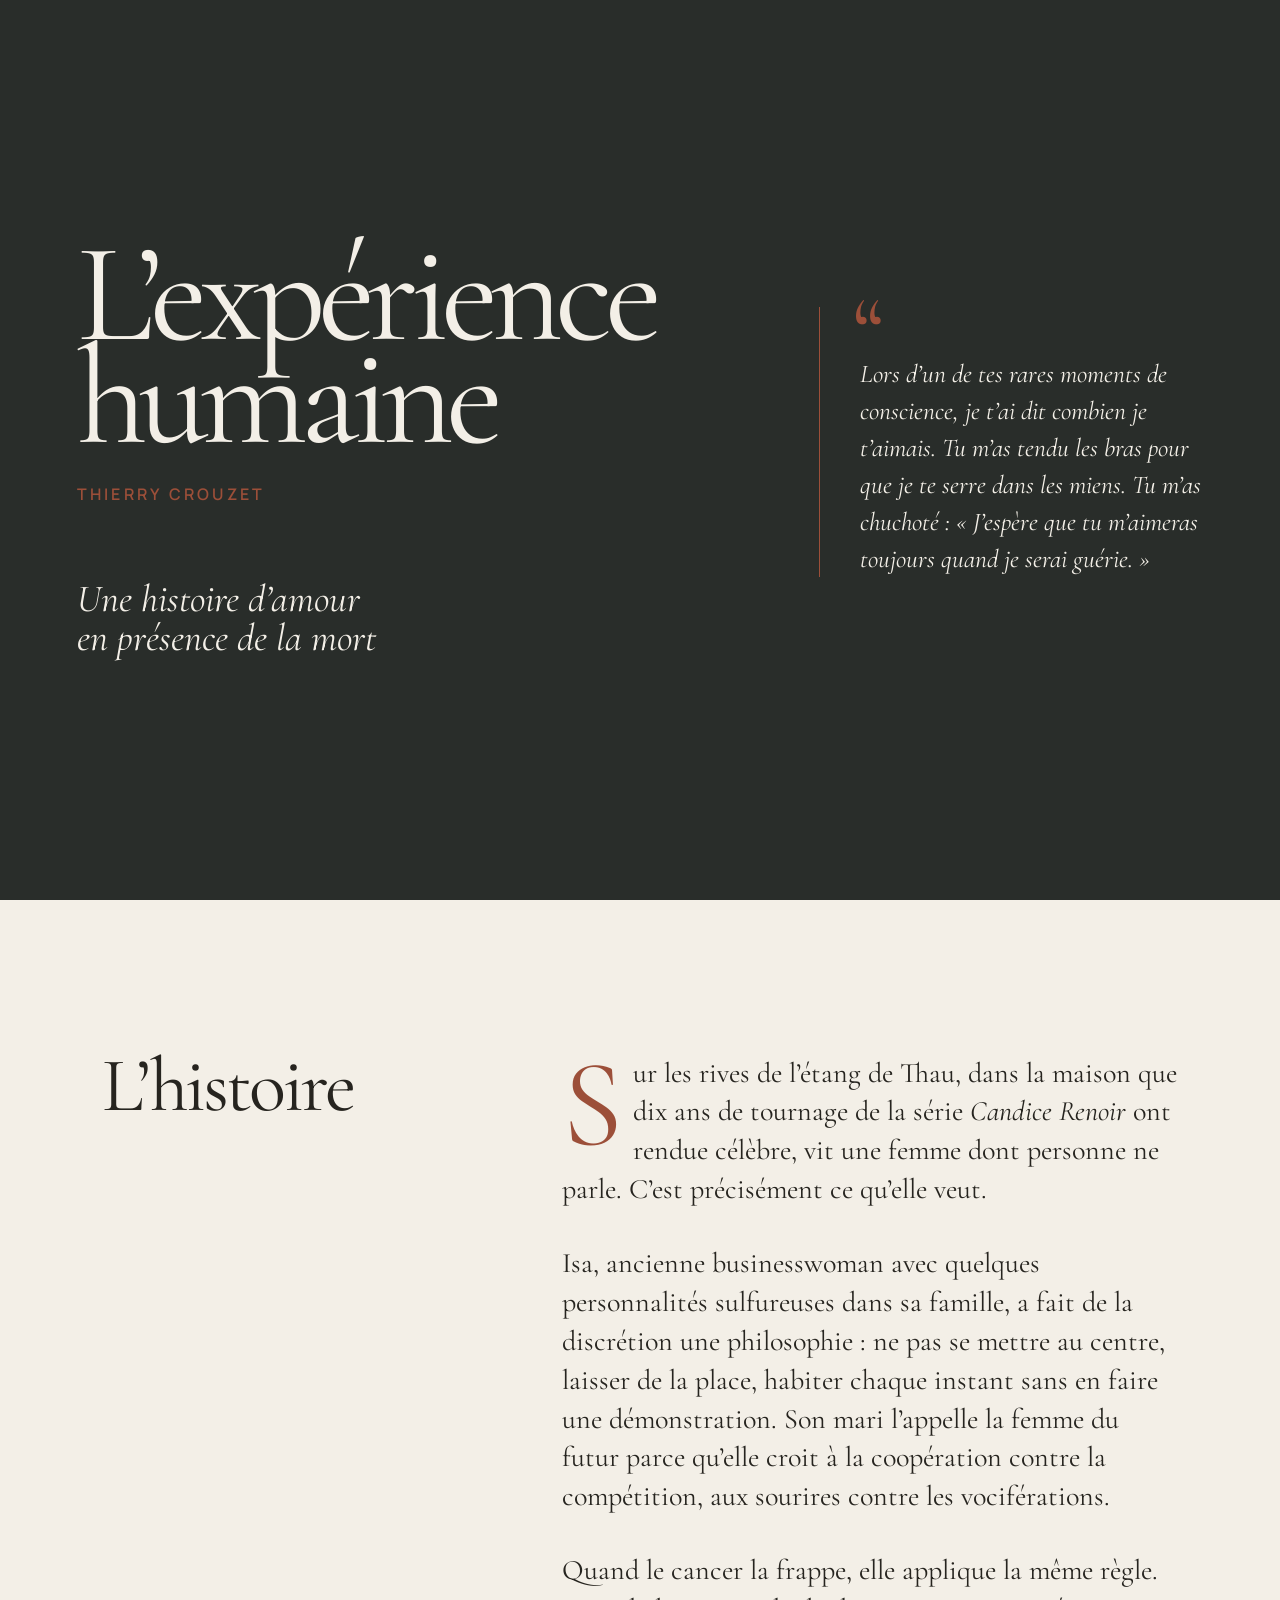
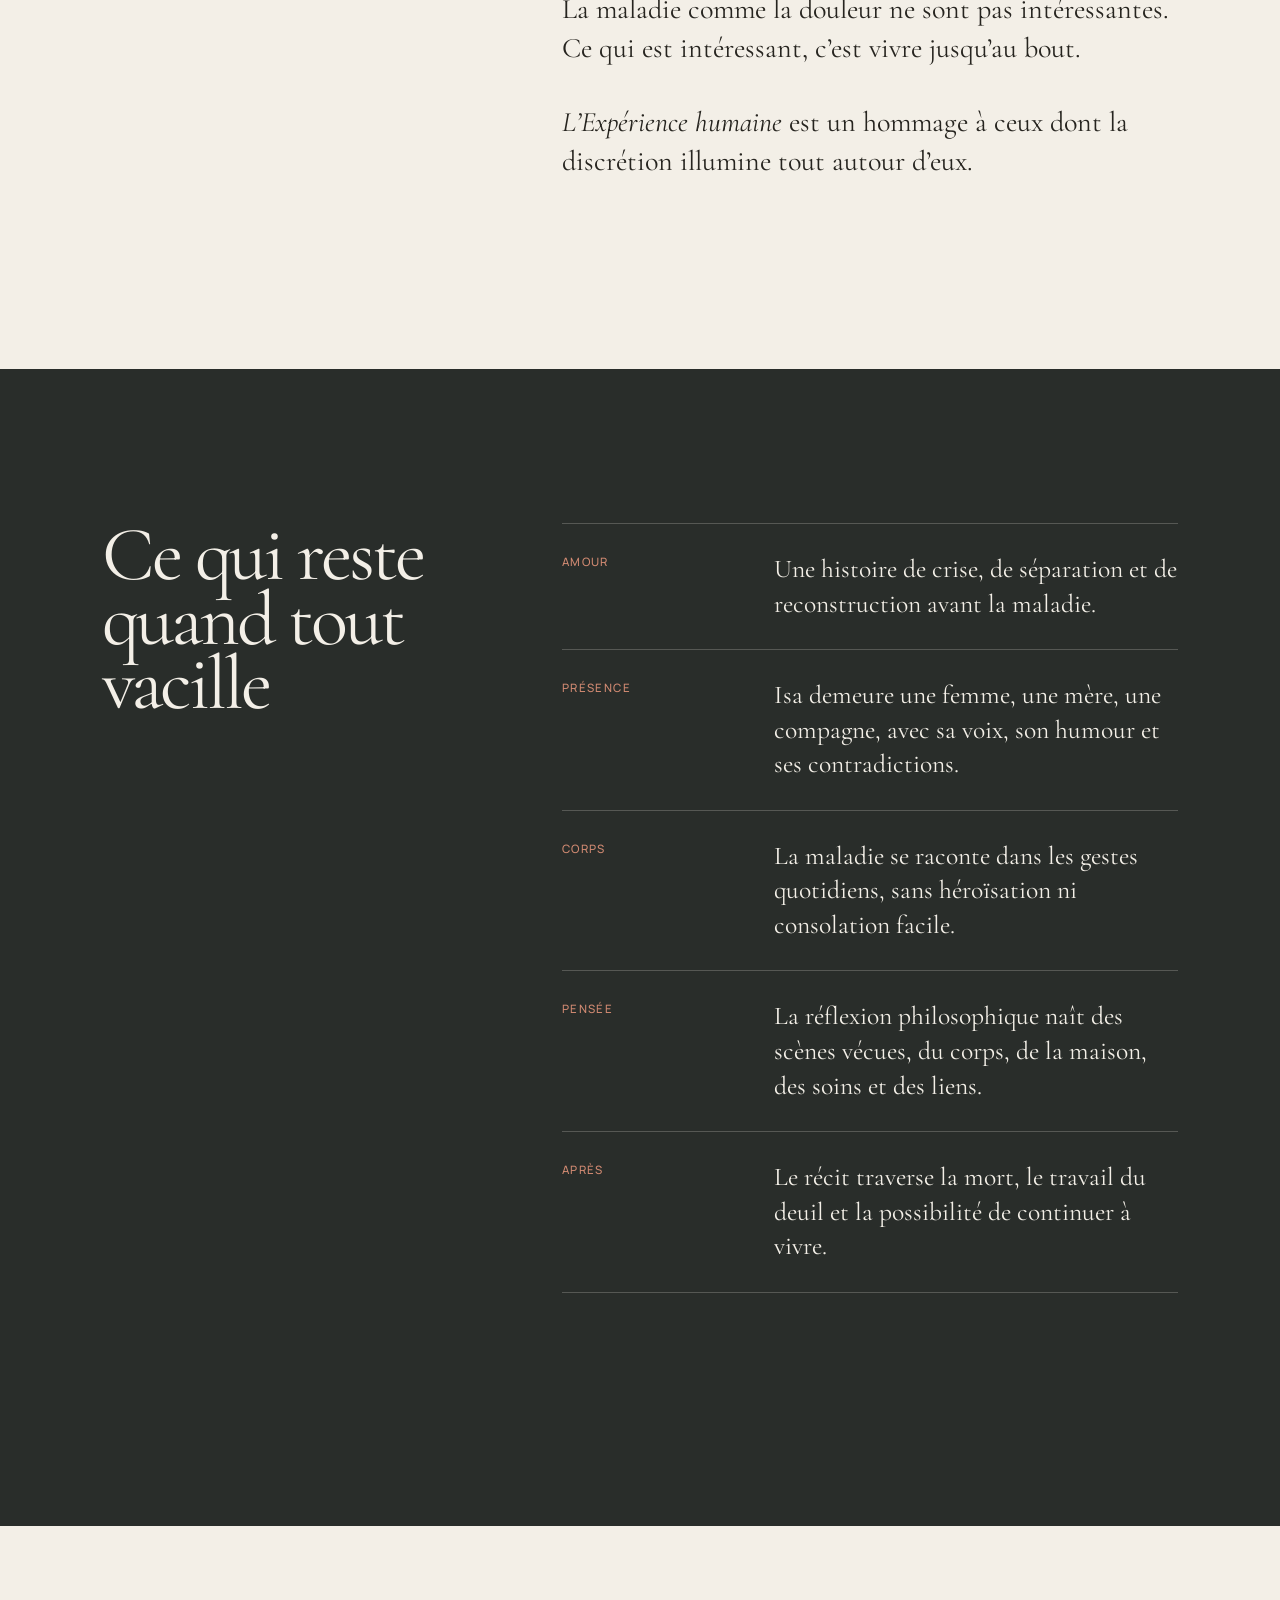
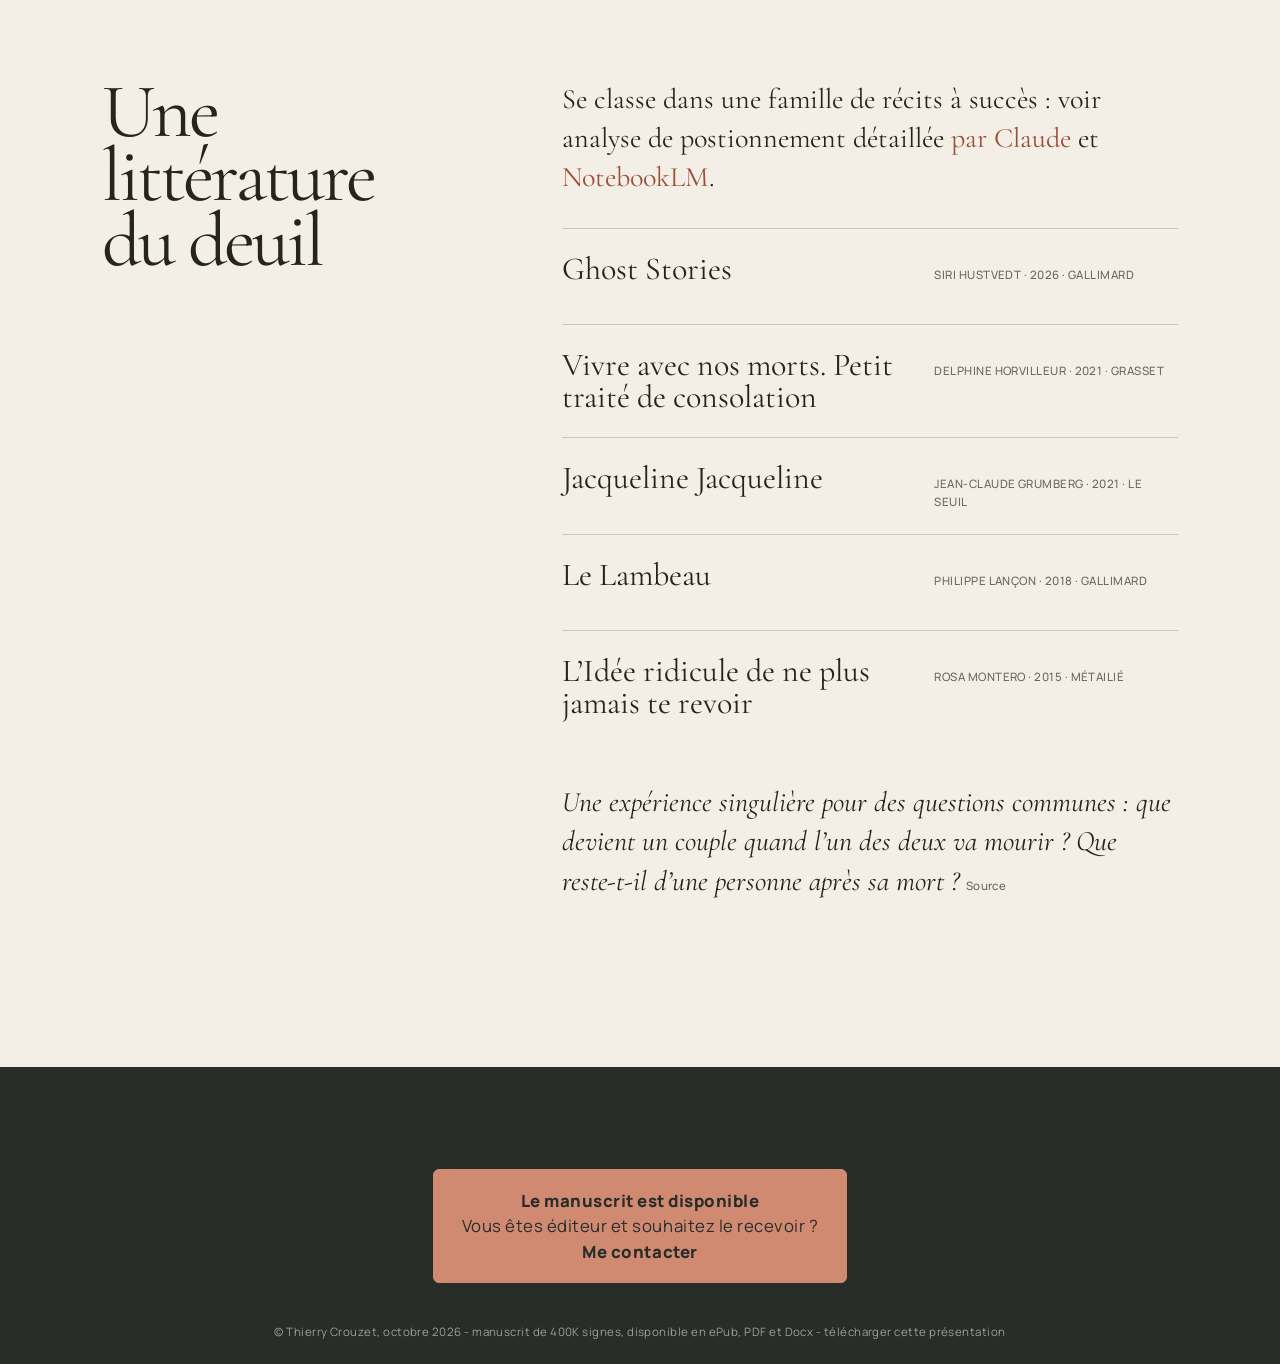
<file: web/index.html>
<!DOCTYPE html>
<html lang="fr">
<head>
  <meta charset="utf-8">
  <meta name="viewport" content="width=device-width, initial-scale=1">
  <meta name="description" content="L’expérience humaine de Thierry Crouzet — Une histoire d’amour en présence de la mort">
  <meta name="author" content="Thierry Crouzet">
  <meta name="theme-color" content="#292d2a">
  <meta property="og:title" content="L’expérience humaine — Thierry Crouzet">
  <meta property="og:description" content="Une histoire d’amour en présence de la mort">
  <meta property="og:type" content="book">
  <meta property="og:image" content="https://tcrouzet.github.io/experience-humaine/social-card.png">
  <meta property="og:image:width" content="1200">
  <meta property="og:image:height" content="630">
  <meta property="og:image:alt" content="L’expérience humaine — Une histoire d’amour en présence de la mort — Thierry Crouzet">
  <meta property="book:author" content="Thierry Crouzet">
  <meta name="twitter:card" content="summary_large_image">
  <meta name="twitter:title" content="L’expérience humaine — Thierry Crouzet">
  <meta name="twitter:description" content="Une histoire d’amour en présence de la mort">
  <meta name="twitter:image" content="https://tcrouzet.github.io/experience-humaine/social-card.png">
  <meta name="twitter:image:alt" content="L’expérience humaine — Une histoire d’amour en présence de la mort — Thierry Crouzet">
  <title>L’expérience humaine — Thierry Crouzet</title>
  <link rel="icon" href="favicon.svg" type="image/svg+xml">
  <link rel="preconnect" href="https://fonts.googleapis.com">
  <link rel="preconnect" href="https://fonts.gstatic.com" crossorigin>
  <link href="https://fonts.googleapis.com/css2?family=Cormorant+Garamond:ital,wght@0,400;0,500;0,600;1,400;1,500&amp;family=Manrope:wght@400;500;600;800&amp;display=swap" rel="stylesheet">
  <link rel="stylesheet" href="palette.css">
  <link rel="stylesheet" href="style.css">
</head>
<body>
  <header class="hero">
    <div class="hero-grid">
      <div class="hero-copy">
        <h1>L’expérience<br>humaine</h1>
        <p class="hero-author"><a href="https://tcrouzet.com/">Thierry Crouzet</a></p>
        <p class="baseline">Une histoire d’amour<br>en présence de la mort</p>
      </div>
      <div class="quote-wrap">
        <blockquote><p>Lors d’un de tes rares moments de conscience, je t’ai dit combien je t’aimais. Tu m’as tendu les bras pour que je te serre dans les miens. Tu m’as chuchoté : « J’espère que tu m’aimeras toujours quand je serai guérie. »</p></blockquote>
      </div>
    </div>
  </header>

  <main>
    <section class="synopsis">
      <header class="section-heading"><h2>L’histoire</h2></header>
      <div class="prose"><p>Sur les rives de l’étang de Thau, dans la maison que dix ans de tournage de la série <em>Candice Renoir</em> ont rendue célèbre, vit une femme dont personne ne parle. C’est précisément ce qu’elle veut.</p>
        <p>Isa, ancienne businesswoman avec quelques personnalités sulfureuses dans sa famille, a fait de la discrétion une philosophie : ne pas se mettre au centre, laisser de la place, habiter chaque instant sans en faire une démonstration. Son mari l’appelle la femme du futur parce qu’elle croit à la coopération contre la compétition, aux sourires contre les vociférations.</p>
        <p>Quand le cancer la frappe, elle applique la même règle. La maladie comme la douleur ne sont pas intéressantes. Ce qui est intéressant, c’est vivre jusqu’au bout.</p>
        <p><em>L’Expérience humaine</em> est un hommage à ceux dont la discrétion illumine tout autour d’eux.</p></div>
    </section>

    <section class="resonance">
      <header class="section-heading"><h2>Ce qui reste quand tout vacille</h2></header>
      <ol class="themes"><li><span>Amour</span> Une histoire de crise, de séparation et de reconstruction avant la maladie.</li>
        <li><span>Présence</span> Isa demeure une femme, une mère, une compagne, avec sa voix, son humour et ses contradictions.</li>
        <li><span>Corps</span> La maladie se raconte dans les gestes quotidiens, sans héroïsation ni consolation facile.</li>
        <li><span>Pensée</span> La réflexion philosophique naît des scènes vécues, du corps, de la maison, des soins et des liens.</li>
        <li><span>Après</span> Le récit traverse la mort, le travail du deuil et la possibilité de continuer à vivre.</li></ol>
    </section>

    <section class="references">
      <header class="section-heading"><h2>Une littérature du deuil</h2></header>
      <div class="book-list"><p class="reference-intro">Se classe dans une famille de récits à succès : voir analyse de postionnement détaillée <a href="https://github.com/tcrouzet/experience-humaine/raw/refs/heads/main/web/Claude.pdf">par Claude</a> et <a href="https://github.com/tcrouzet/experience-humaine/raw/refs/heads/main/web/NotebookLM.pdf">NotebookLM</a>.</p>
        <a href="https://www.gallimard.fr/catalogue/ghost-stories/9782073132758"><span class="book-title">Ghost Stories</span><span>Siri Hustvedt · 2026 · Gallimard</span></a>
        <a href="https://www.grasset.fr/livre/vivre-avec-nos-morts-9782246826941/"><span class="book-title">Vivre avec nos morts. Petit traité de consolation</span><span>Delphine Horvilleur · 2021 · Grasset</span></a>
        <a href="https://www.seuil.com/ouvrage/jacqueline-jacqueline-jean-claude-grumberg/9782021486155"><span class="book-title">Jacqueline Jacqueline</span><span>Jean-Claude Grumberg · 2021 · Le Seuil</span></a>
        <a href="https://www.gallimard.fr/catalogue/le-lambeau/9782072873706"><span class="book-title">Le Lambeau</span><span>Philippe Lançon · 2018 · Gallimard</span></a>
        <a href="https://editions-metailie.com/livre/lidee-ridicule-de-ne-plus-jamais-te-revoir/"><span class="book-title">L’Idée ridicule de ne plus jamais te revoir</span><span>Rosa Montero · 2015 · Métailié</span></a>
        <p class="reference-context">Une expérience singulière pour des questions communes : que devient un couple quand l’un des deux va mourir ? Que reste-t-il d’une personne après sa mort ? <a href="https://www.fabula.org/actualites/136859/ecrire-le-deuil-aujourd-hui-entre-genres-traditionnels-et-innovation-formelle-paris-sorbonne.html">Source</a></p></div>
    </section>

  </main>

  <footer>
    <a class="action-button" href="https://tcrouzet.com/page/mail/"><span><strong>Le manuscrit est disponible</strong><br>Vous êtes éditeur et souhaitez le recevoir ?<br><strong>Me contacter</strong></span></a>
    <p class="copyright">© <a href="https://tcrouzet.com/page/mail/">Thierry Crouzet</a>, octobre 2026 - manuscrit de 400K signes, disponible en ePub, PDF et Docx - <a href="experience-humaine.pdf">télécharger cette présentation</a></p>
  </footer>
</body>
</html>
</file>
<file: web/palette.css>
:root {
  --paper: #f3efe7;
  --ink: #26241f;
  --muted: #6d685e;
  --accent: #9c4f39;
  --highlight: #d18a72;
  --night: #292d2a;
  --line: color-mix(in srgb, var(--ink) 20%, transparent);
  --night-line: color-mix(in srgb, var(--paper) 22%, transparent);
  --copyright: color-mix(in srgb, var(--paper) 58%, transparent);
  --shadow: color-mix(in srgb, var(--night) 20%, transparent);
}
</file>
<file: web/style.css>
:root {
  color-scheme: light;
  --serif: "Cormorant Garamond", Georgia, serif;
  --sans: "Manrope", Arial, sans-serif;
}

* { box-sizing: border-box; }
html { scroll-behavior: smooth; }
body { margin: 0; color: var(--ink); background: var(--paper); font-family: var(--serif); hyphens: auto; hyphenate-limit-chars: 6 3 3; -webkit-hyphenate-limit-before: 3; -webkit-hyphenate-limit-after: 3; overflow-wrap: break-word; }
a { color: inherit; text-decoration: none; }
a:focus-visible { outline: 2px solid var(--accent); outline-offset: 5px; }

.hero { min-height: 100dvh; padding: clamp(64px, 8vw, 112px) clamp(24px, 6vw, 96px); display: grid; align-items: center; color: var(--paper); background: var(--night); }
.hero-grid { display: grid; grid-template-columns: minmax(0, 1.25fr) minmax(280px, 0.75fr); gap: clamp(48px, 8vw, 144px); align-items: center; }
h1 { margin: 0; font-size: clamp(4.6rem, 11vw, 10rem); font-weight: 400; line-height: 0.73; letter-spacing: -0.055em; }
h1, h2 { hyphens: none; overflow-wrap: normal; word-break: normal; }
.hero-author { margin: 32px 0 0; color: var(--accent); font: 600 clamp(1.25rem, 1.8vw, 1.65rem)/1 var(--sans); font-variant-caps: all-small-caps; letter-spacing: 0.14em; }
.baseline { margin: clamp(48px, 6vw, 80px) 0 0; font-size: clamp(1.7rem, 3vw, 3rem); font-style: italic; line-height: 1; }
blockquote { position: relative; margin: 0; padding: 48px 0 0 40px; border-left: 1px solid var(--accent); font-size: clamp(1.3rem, 2vw, 1.75rem); font-style: italic; line-height: 1.45; }
blockquote::before { content: "“"; position: absolute; top: -24px; left: 32px; color: var(--accent); font-size: 6rem; font-style: normal; line-height: 1; }
blockquote p { margin: 0 0 16px; }
main section { padding: clamp(88px, 12vw, 176px) clamp(24px, 8vw, 128px); }
.synopsis, .references, .resonance { display: grid; grid-template-columns: minmax(220px, 0.7fr) minmax(0, 1.3fr); column-gap: clamp(48px, 10vw, 160px); align-items: start; }
.section-heading h2 { margin: 0; font-size: clamp(3.2rem, 6vw, 6rem); font-weight: 400; line-height: 0.84; letter-spacing: -0.04em; }
.prose { max-width: 760px; }
.synopsis .section-heading, .synopsis .prose { margin: 0; }
.prose p { margin: 0 0 1.25em; font-size: clamp(1.45rem, 2.2vw, 2.05rem); line-height: 1.38; }
.prose p:first-child::first-letter { float: left; margin: 0.06em 0.08em 0 0; color: var(--accent); font-size: 4.4em; line-height: 0.72; }

.resonance { color: var(--paper); background: var(--night); }
.resonance > .section-heading { grid-column: 1; grid-row: 1; margin: 0; }
.resonance .section-heading h2 { max-width: 980px; }
.themes { grid-column: 2; width: 100%; max-width: none; }
.themes { margin: 0 0 80px; padding: 0; list-style: none; }
.themes li { display: grid; grid-template-columns: 180px 1fr; gap: 32px; padding: 28px 0; border-top: 1px solid var(--night-line); font-size: clamp(1.25rem, 2vw, 1.75rem); line-height: 1.35; }
.themes li:last-child { border-bottom: 1px solid var(--night-line); }
.themes span { color: var(--highlight); font: 500 0.72rem/1.7 var(--sans); letter-spacing: 0.12em; text-transform: uppercase; }

.book-list > a { display: grid; grid-template-columns: 1.4fr 1fr; gap: 32px; align-items: baseline; min-height: 96px; padding: 24px 0; border-top: 1px solid var(--line); }
.reference-intro { margin: 0 0 32px; font-size: clamp(1.45rem, 2.2vw, 2.05rem); line-height: 1.38; }
.reference-intro a { color: var(--accent); }
.reference-context { margin: 40px 0 12px; font-size: clamp(1.45rem, 2.2vw, 2.05rem); font-style: italic; line-height: 1.4; }
.reference-context a { display: inline; color: var(--muted); font: 500 0.72rem/1.5 var(--sans); letter-spacing: 0.03em; white-space: nowrap; }
.reference-source { margin: 0; color: var(--muted); font: 500 0.72rem/1.5 var(--sans); letter-spacing: 0.03em; }
.reference-source a { display: inline; min-height: 0; padding: 0; border: 0; }
.book-list > a:last-child { border-bottom: 1px solid var(--line); }
.book-list > a[href]:hover .book-title { color: var(--accent); }
.book-title { font-size: clamp(1.6rem, 2.5vw, 2.5rem); line-height: 1; transition: color 180ms ease-out; }
.book-list > a > span:last-child { color: var(--muted); font: 500 0.72rem/1.5 var(--sans); letter-spacing: 0.04em; text-transform: uppercase; }

footer { display: flex; flex-direction: column; align-items: center; justify-content: center; padding: clamp(64px, 8vw, 112px) clamp(24px, 8vw, 128px) 24px; color: var(--paper); background: var(--night); }
.action-button { display: inline-flex; align-items: center; justify-content: center; min-height: 56px; max-width: 720px; padding: 18px 28px; border: 1px solid var(--highlight); border-radius: 6px; color: var(--night); background: var(--highlight); box-shadow: 0 8px 24px var(--shadow); font: 400 clamp(0.88rem, 1.4vw, 1.05rem)/1.5 var(--sans); letter-spacing: 0.03em; text-align: center; }
.action-button strong { font-weight: 800; }
.action-button:hover { background: var(--paper); border-color: var(--paper); }
.copyright { margin: 40px 0 0; color: var(--copyright); font: 400 0.72rem/1.5 var(--sans); letter-spacing: 0.04em; }
.copyright a { text-decoration: none; }

@media (max-width: 760px) {
  .hero { min-height: auto; }
  .hero-grid, .synopsis, .references, .resonance { grid-template-columns: 1fr; }
  .synopsis, .references { row-gap: 56px; }
  .hero-grid { gap: 72px; padding: 32px 0; }
  h1 { max-width: 100%; font-size: clamp(3.5rem, 19vw, 6rem); }
  .quote-wrap { padding: 0 8px; }
  blockquote { margin: 0; padding-right: 12px; padding-left: 24px; }
  .themes li, .book-list > a { grid-template-columns: 1fr; gap: 12px; }
  .resonance > .section-heading { grid-column: auto; grid-row: auto; margin-bottom: 72px; }
  .themes { grid-column: auto; }
  .themes { margin-bottom: 64px; }
}

@media (prefers-reduced-motion: reduce) {
  html { scroll-behavior: auto; }
  .book-title { transition: none; }
}
</file>
